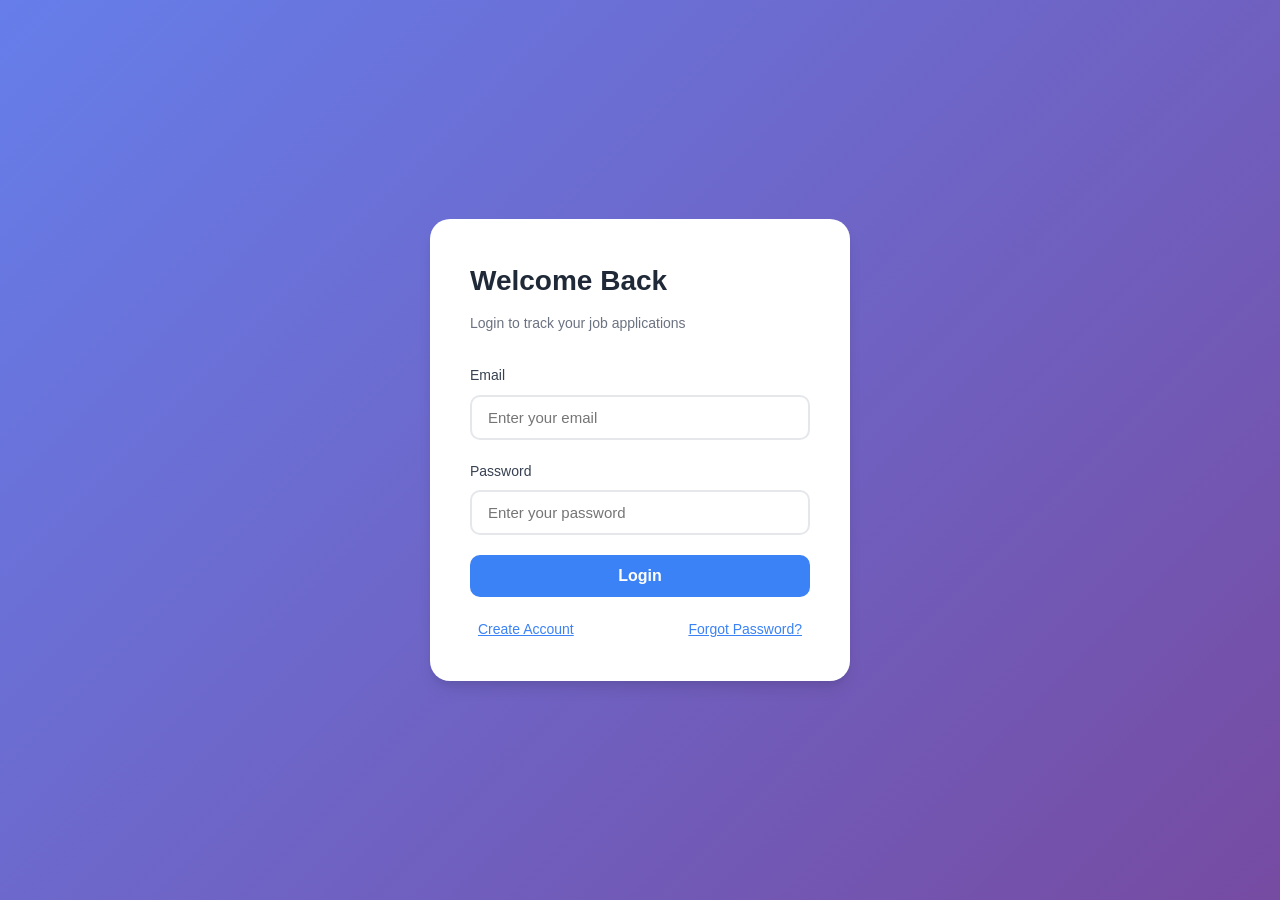
<file: index.html>
<!DOCTYPE html>
<html lang="en">
<head>
  <meta charset="UTF-8">
  <meta name="viewport" content="width=device-width, initial-scale=1.0">
  <title>Job Application Tracker</title>
  <link rel="stylesheet" href="style.css">
</head>
<body>
  <!-- Login Page -->
  <div class="page" id="loginPage">
    <div class="auth-container">
      <div class="auth-card">
        <h2>Welcome Back</h2>
        <p class="subtitle">Login to track your job applications</p>
        <form id="loginForm" onsubmit="event.preventDefault(); login();">
          <div class="input-group">
            <label for="loginEmail">Email</label>
            <input type="email" id="loginEmail" placeholder="Enter your email" required>
          </div>
          <div class="input-group">
            <label for="loginPassword">Password</label>
            <input type="password" id="loginPassword" placeholder="Enter your password" required>
          </div>
          <button type="submit" class="btn btn-primary">Login</button>
          <div class="auth-links">
            <button type="button" class="btn-link" onclick="showSignup()">Create Account</button>
            <button type="button" class="btn-link" onclick="forgotPassword()">Forgot Password?</button>
          </div>
        </form>
      </div>
    </div>
  </div>

  <!-- Signup Page -->
  <div class="page" id="signupPage" style="display:none;">
    <div class="auth-container">
      <div class="auth-card">
        <h2>Create Account</h2>
        <p class="subtitle">Start tracking your job applications</p>
        <form id="signupForm" onsubmit="event.preventDefault(); register();">
          <div class="input-group">
            <label for="signupEmail">Email</label>
            <input type="email" id="signupEmail" placeholder="Enter your email" required>
          </div>
          <div class="input-group">
            <label for="signupPassword">Password</label>
            <input type="password" id="signupPassword" placeholder="Create a password (min 6 characters)" required>
          </div>
          <button type="submit" class="btn btn-primary">Register</button>
          <div class="auth-links">
            <button type="button" class="btn-link" onclick="showLogin()">Back to Login</button>
          </div>
        </form>
      </div>
    </div>
  </div>

  <!-- Main Dashboard -->
  <div class="page" id="mainMenu" style="display:none;">
    <header class="header">
      <div class="header-content">
        <h1>Job Application Tracker</h1>
        <div class="user-info">
          <div class="user-avatar">
            <span id="userInitial">U</span>
          </div>
          <div class="user-details">
            <span class="user-email" id="userEmailDisplay">user@example.com</span>
            <button class="btn-link btn-small" onclick="logout()">Logout</button>
          </div>
        </div>
      </div>
    </header>

    <main class="main-content">
      <!-- Stats Section -->
      <section class="stats-section">
        <div class="stat-card">
          <div class="stat-icon stat-total">📊</div>
          <div class="stat-info">
            <h3 id="totalJobs">0</h3>
            <p>Total Applications</p>
          </div>
        </div>
        <div class="stat-card">
          <div class="stat-icon stat-applied">📝</div>
          <div class="stat-info">
            <h3 id="appliedCount">0</h3>
            <p>Applied</p>
          </div>
        </div>
        <div class="stat-card">
          <div class="stat-icon stat-interview">💼</div>
          <div class="stat-info">
            <h3 id="interviewCount">0</h3>
            <p>Interview</p>
          </div>
        </div>
        <div class="stat-card">
          <div class="stat-icon stat-offer">🎉</div>
          <div class="stat-info">
            <h3 id="offerCount">0</h3>
            <p>Offers</p>
          </div>
        </div>
        <div class="stat-card">
          <div class="stat-icon stat-rejected">❌</div>
          <div class="stat-info">
            <h3 id="rejectedCount">0</h3>
            <p>Rejected</p>
          </div>
        </div>
      </section>

      <!-- Actions Section -->
      <section class="actions-section">
        <button class="btn btn-primary btn-large" onclick="showAddForm()">
          <span>➕</span> Add New Application
        </button>
        <button class="btn btn-secondary" onclick="refreshApplications()">
          <span>🔄</span> Refresh
        </button>
      </section>

      <!-- Applications List -->
      <section class="applications-section">
        <h2>Your Applications</h2>
        <div id="applicationsList" class="applications-grid">
          <div class="empty-state" id="emptyState">
            <p>No applications yet. Click "Add New Application" to get started!</p>
          </div>
        </div>
      </section>
    </main>
  </div>

  <!-- Add/Edit Application Modal -->
  <div class="modal" id="applicationModal" style="display:none;">
    <div class="modal-content">
      <div class="modal-header">
        <h2 id="modalTitle">Add New Application</h2>
        <button class="modal-close" onclick="closeModal()">&times;</button>
      </div>
      <form id="applicationForm" onsubmit="event.preventDefault(); saveApplication();">
        <div class="form-group">
          <label for="jobPosition">Job Position *</label>
          <input type="text" id="jobPosition" placeholder="e.g., Software Engineer" required>
        </div>
        <div class="form-group">
          <label for="jobCompany">Company Name *</label>
          <input type="text" id="jobCompany" placeholder="e.g., Google" required>
        </div>
        <div class="form-group">
          <label for="jobDate">Applied Date *</label>
          <input type="date" id="jobDate" required>
        </div>
        <div class="form-group">
          <label for="jobStatus">Status *</label>
          <select id="jobStatus" required>
            <option value="Applied">Applied</option>
            <option value="Interview">Interview</option>
            <option value="Offer">Offer</option>
            <option value="Rejected">Rejected</option>
          </select>
        </div>
        <div class="modal-actions">
          <button type="button" class="btn btn-secondary" onclick="closeModal()">Cancel</button>
          <button type="submit" class="btn btn-primary">Save Application</button>
        </div>
      </form>
    </div>
  </div>

  <!-- Loading Overlay -->
  <div class="loading-overlay" id="loadingOverlay" style="display:none;">
    <div class="spinner"></div>
  </div>

  <!-- Toast Notification -->
  <div class="toast" id="toast"></div>

  <script src="script.js"></script>
</body>
</html>
</file>
<file: style.css>
/* Reset and Base Styles */
* {
  margin: 0;
  padding: 0;
  box-sizing: border-box;
}

:root {
  --primary-color: #3b82f6;
  --primary-hover: #2563eb;
  --secondary-color: #6b7280;
  --success-color: #10b981;
  --warning-color: #f59e0b;
  --danger-color: #ef4444;
  --bg-gradient: linear-gradient(135deg, #667eea 0%, #764ba2 100%);
  --card-shadow: 0 4px 6px -1px rgba(0, 0, 0, 0.1), 0 2px 4px -1px rgba(0, 0, 0, 0.06);
  --card-shadow-hover: 0 10px 15px -3px rgba(0, 0, 0, 0.1), 0 4px 6px -2px rgba(0, 0, 0, 0.05);
}

body {
  font-family: 'Segoe UI', Tahoma, Geneva, Verdana, sans-serif;
  background: var(--bg-gradient);
  min-height: 100vh;
  color: #333;
  line-height: 1.6;
}

/* Page Container */
.page {
  min-height: 100vh;
  display: flex;
  flex-direction: column;
}

/* Auth Pages */
.auth-container {
  display: flex;
  align-items: center;
  justify-content: center;
  min-height: 100vh;
  padding: 20px;
}

.auth-card {
  background: white;
  padding: 40px;
  border-radius: 20px;
  box-shadow: var(--card-shadow-hover);
  width: 100%;
  max-width: 420px;
  animation: slideUp 0.3s ease-out;
}

@keyframes slideUp {
  from {
    opacity: 0;
    transform: translateY(20px);
  }
  to {
    opacity: 1;
    transform: translateY(0);
  }
}

.auth-card h2 {
  color: #1f2937;
  margin-bottom: 8px;
  font-size: 28px;
}

.subtitle {
  color: #6b7280;
  margin-bottom: 30px;
  font-size: 14px;
}

/* Input Groups */
.input-group {
  margin-bottom: 20px;
  text-align: left;
}

.input-group label {
  display: block;
  margin-bottom: 8px;
  color: #374151;
  font-weight: 500;
  font-size: 14px;
}

.input-group input,
.form-group input,
.form-group select {
  width: 100%;
  padding: 12px 16px;
  border: 2px solid #e5e7eb;
  border-radius: 10px;
  font-size: 15px;
  transition: all 0.3s ease;
  outline: none;
}

.input-group input:focus,
.form-group input:focus,
.form-group select:focus {
  border-color: var(--primary-color);
  box-shadow: 0 0 0 3px rgba(59, 130, 246, 0.1);
}

/* Buttons */
.btn {
  width: 100%;
  padding: 12px 24px;
  border: none;
  border-radius: 10px;
  font-size: 16px;
  font-weight: 600;
  cursor: pointer;
  transition: all 0.3s ease;
  display: inline-flex;
  align-items: center;
  justify-content: center;
  gap: 8px;
}

.btn-primary {
  background-color: var(--primary-color);
  color: white;
}

.btn-primary:hover {
  background-color: var(--primary-hover);
  transform: translateY(-2px);
  box-shadow: 0 4px 12px rgba(59, 130, 246, 0.4);
}

.btn-secondary {
  background-color: #e5e7eb;
  color: #374151;
}

.btn-secondary:hover {
  background-color: #d1d5db;
}

.btn-large {
  padding: 16px 32px;
  font-size: 18px;
}

.btn-link {
  background: none;
  border: none;
  color: var(--primary-color);
  cursor: pointer;
  font-size: 14px;
  padding: 4px 8px;
  text-decoration: underline;
}

.btn-link:hover {
  color: var(--primary-hover);
}

.btn-small {
  font-size: 12px;
}

.auth-links {
  margin-top: 20px;
  display: flex;
  justify-content: space-between;
  gap: 10px;
}

/* Header */
.header {
  background: white;
  box-shadow: var(--card-shadow);
  padding: 20px 0;
  position: sticky;
  top: 0;
  z-index: 100;
}

.header-content {
  max-width: 1200px;
  margin: 0 auto;
  padding: 0 20px;
  display: flex;
  justify-content: space-between;
  align-items: center;
  flex-wrap: wrap;
  gap: 20px;
}

.header h1 {
  color: #1f2937;
  font-size: 24px;
}

.user-info {
  display: flex;
  align-items: center;
  gap: 12px;
}

.user-avatar {
  width: 45px;
  height: 45px;
  border-radius: 50%;
  background: var(--bg-gradient);
  display: flex;
  align-items: center;
  justify-content: center;
  color: white;
  font-weight: bold;
  font-size: 18px;
}

.user-details {
  display: flex;
  flex-direction: column;
  gap: 4px;
}

.user-email {
  font-size: 14px;
  color: #6b7280;
  font-weight: 500;
}

/* Main Content */
.main-content {
  max-width: 1200px;
  margin: 0 auto;
  padding: 30px 20px;
  width: 100%;
}

/* Stats Section */
.stats-section {
  display: grid;
  grid-template-columns: repeat(auto-fit, minmax(180px, 1fr));
  gap: 20px;
  margin-bottom: 30px;
}

.stat-card {
  background: white;
  padding: 20px;
  border-radius: 15px;
  box-shadow: var(--card-shadow);
  display: flex;
  align-items: center;
  gap: 15px;
  transition: transform 0.3s ease, box-shadow 0.3s ease;
}

.stat-card:hover {
  transform: translateY(-4px);
  box-shadow: var(--card-shadow-hover);
}

.stat-icon {
  font-size: 32px;
  width: 50px;
  height: 50px;
  display: flex;
  align-items: center;
  justify-content: center;
  border-radius: 12px;
}

.stat-total { background: #dbeafe; }
.stat-applied { background: #fef3c7; }
.stat-interview { background: #ddd6fe; }
.stat-offer { background: #d1fae5; }
.stat-rejected { background: #fee2e2; }

.stat-info h3 {
  font-size: 28px;
  color: #1f2937;
  margin-bottom: 4px;
}

.stat-info p {
  font-size: 13px;
  color: #6b7280;
}

/* Actions Section */
.actions-section {
  display: flex;
  gap: 15px;
  margin-bottom: 30px;
  flex-wrap: wrap;
}

.actions-section .btn {
  width: auto;
  flex: 1;
  min-width: 150px;
}

/* Applications Section */
.applications-section h2 {
  color: white;
  margin-bottom: 20px;
  font-size: 24px;
}

.applications-grid {
  display: grid;
  grid-template-columns: repeat(auto-fill, minmax(300px, 1fr));
  gap: 20px;
}

.job-card {
  background: white;
  padding: 24px;
  border-radius: 15px;
  box-shadow: var(--card-shadow);
  transition: all 0.3s ease;
  position: relative;
  overflow: hidden;
}

.job-card:hover {
  transform: translateY(-4px);
  box-shadow: var(--card-shadow-hover);
}

.job-card::before {
  content: '';
  position: absolute;
  top: 0;
  left: 0;
  right: 0;
  height: 4px;
  background: var(--primary-color);
}

.job-card.status-applied::before { background: #f59e0b; }
.job-card.status-interview::before { background: #8b5cf6; }
.job-card.status-offer::before { background: #10b981; }
.job-card.status-rejected::before { background: #ef4444; }

.job-header {
  display: flex;
  justify-content: space-between;
  align-items: start;
  margin-bottom: 16px;
}

.job-title {
  font-size: 20px;
  font-weight: 600;
  color: #1f2937;
  margin-bottom: 4px;
}

.job-company {
  font-size: 16px;
  color: #6b7280;
}

.status-badge {
  padding: 6px 12px;
  border-radius: 20px;
  font-size: 12px;
  font-weight: 600;
  text-transform: uppercase;
}

.status-badge.applied { background: #fef3c7; color: #92400e; }
.status-badge.interview { background: #ddd6fe; color: #5b21b6; }
.status-badge.offer { background: #d1fae5; color: #065f46; }
.status-badge.rejected { background: #fee2e2; color: #991b1b; }

.job-date {
  color: #9ca3af;
  font-size: 14px;
  margin-bottom: 16px;
}

.job-actions {
  display: flex;
  gap: 8px;
  margin-top: 16px;
}

.job-actions button {
  flex: 1;
  padding: 8px 16px;
  font-size: 13px;
}

.btn-edit {
  background: #f3f4f6;
  color: #374151;
}

.btn-edit:hover {
  background: #e5e7eb;
}

.btn-delete {
  background: #fee2e2;
  color: #991b1b;
}

.btn-delete:hover {
  background: #fecaca;
}

.empty-state {
  grid-column: 1 / -1;
  text-align: center;
  padding: 60px 20px;
  background: white;
  border-radius: 15px;
  box-shadow: var(--card-shadow);
}

.empty-state p {
  color: #6b7280;
  font-size: 16px;
}

/* Modal */
.modal {
  position: fixed;
  top: 0;
  left: 0;
  right: 0;
  bottom: 0;
  background: rgba(0, 0, 0, 0.5);
  display: flex;
  align-items: center;
  justify-content: center;
  z-index: 1000;
  padding: 20px;
  animation: fadeIn 0.3s ease;
}

@keyframes fadeIn {
  from { opacity: 0; }
  to { opacity: 1; }
}

.modal-content {
  background: white;
  border-radius: 20px;
  width: 100%;
  max-width: 500px;
  max-height: 90vh;
  overflow-y: auto;
  animation: slideUp 0.3s ease-out;
}

.modal-header {
  display: flex;
  justify-content: space-between;
  align-items: center;
  padding: 24px;
  border-bottom: 1px solid #e5e7eb;
}

.modal-header h2 {
  color: #1f2937;
  font-size: 24px;
}

.modal-close {
  background: none;
  border: none;
  font-size: 32px;
  color: #6b7280;
  cursor: pointer;
  line-height: 1;
  padding: 0;
  width: 32px;
  height: 32px;
  display: flex;
  align-items: center;
  justify-content: center;
  border-radius: 50%;
  transition: all 0.3s ease;
}

.modal-close:hover {
  background: #f3f4f6;
  color: #1f2937;
}

#applicationForm {
  padding: 24px;
}

.form-group {
  margin-bottom: 20px;
  text-align: left;
}

.form-group label {
  display: block;
  margin-bottom: 8px;
  color: #374151;
  font-weight: 500;
  font-size: 14px;
}

.modal-actions {
  display: flex;
  gap: 12px;
  margin-top: 24px;
}

.modal-actions .btn {
  flex: 1;
}

/* Loading Overlay */
.loading-overlay {
  position: fixed;
  top: 0;
  left: 0;
  right: 0;
  bottom: 0;
  background: rgba(0, 0, 0, 0.5);
  display: flex;
  align-items: center;
  justify-content: center;
  z-index: 2000;
}

.spinner {
  width: 50px;
  height: 50px;
  border: 4px solid rgba(255, 255, 255, 0.3);
  border-top-color: white;
  border-radius: 50%;
  animation: spin 0.8s linear infinite;
}

@keyframes spin {
  to { transform: rotate(360deg); }
}

/* Toast Notification */
.toast {
  position: fixed;
  bottom: 20px;
  right: 20px;
  background: #1f2937;
  color: white;
  padding: 16px 24px;
  border-radius: 10px;
  box-shadow: var(--card-shadow-hover);
  z-index: 3000;
  transform: translateX(400px);
  transition: transform 0.3s ease;
  max-width: 400px;
}

.toast.show {
  transform: translateX(0);
}

.toast.success {
  background: var(--success-color);
}

.toast.error {
  background: var(--danger-color);
}

/* Responsive Design */
@media (max-width: 768px) {
  .auth-card {
    padding: 30px 20px;
  }

  .header-content {
    flex-direction: column;
    align-items: flex-start;
  }

  .stats-section {
    grid-template-columns: repeat(2, 1fr);
  }

  .applications-grid {
    grid-template-columns: 1fr;
  }

  .actions-section {
    flex-direction: column;
  }

  .actions-section .btn {
    width: 100%;
  }

  .modal-content {
    margin: 10px;
    max-width: calc(100% - 20px);
  }

  .toast {
    right: 10px;
    left: 10px;
    max-width: calc(100% - 20px);
  }
}

@media (max-width: 480px) {
  .stats-section {
    grid-template-columns: 1fr;
  }

  .stat-card {
    padding: 16px;
  }

  .job-card {
    padding: 20px;
  }
}
</file>
<file: frontend/style.css>
/* Reset and Base Styles */
* {
  margin: 0;
  padding: 0;
  box-sizing: border-box;
}

:root {
  --primary-color: #3b82f6;
  --primary-hover: #2563eb;
  --secondary-color: #6b7280;
  --success-color: #10b981;
  --warning-color: #f59e0b;
  --danger-color: #ef4444;
  --bg-gradient: linear-gradient(135deg, #667eea 0%, #764ba2 100%);
  --card-shadow: 0 4px 6px -1px rgba(0, 0, 0, 0.1), 0 2px 4px -1px rgba(0, 0, 0, 0.06);
  --card-shadow-hover: 0 10px 15px -3px rgba(0, 0, 0, 0.1), 0 4px 6px -2px rgba(0, 0, 0, 0.05);
}

body {
  font-family: 'Segoe UI', Tahoma, Geneva, Verdana, sans-serif;
  background: var(--bg-gradient);
  min-height: 100vh;
  color: #333;
  line-height: 1.6;
}

/* Page Container */
.page {
  min-height: 100vh;
  display: flex;
  flex-direction: column;
}

/* Auth Pages */
.auth-container {
  display: flex;
  align-items: center;
  justify-content: center;
  min-height: 100vh;
  padding: 20px;
}

.auth-card {
  background: white;
  padding: 40px;
  border-radius: 20px;
  box-shadow: var(--card-shadow-hover);
  width: 100%;
  max-width: 420px;
  animation: slideUp 0.3s ease-out;
}

@keyframes slideUp {
  from {
    opacity: 0;
    transform: translateY(20px);
  }

  to {
    opacity: 1;
    transform: translateY(0);
  }
}

.auth-card h2 {
  color: #1f2937;
  margin-bottom: 8px;
  font-size: 28px;
}

.subtitle {
  color: #6b7280;
  margin-bottom: 30px;
  font-size: 14px;
}

/* Input Groups */
.input-group {
  margin-bottom: 20px;
  text-align: left;
}

.input-group label {
  display: block;
  margin-bottom: 8px;
  color: #374151;
  font-weight: 500;
  font-size: 14px;
}

.input-group input,
.form-group input,
.form-group select {
  width: 100%;
  padding: 12px 16px;
  border: 2px solid #e5e7eb;
  border-radius: 10px;
  font-size: 15px;
  transition: all 0.3s ease;
  outline: none;
}

.input-group input:focus,
.form-group input:focus,
.form-group select:focus {
  border-color: var(--primary-color);
  box-shadow: 0 0 0 3px rgba(59, 130, 246, 0.1);
}

/* Buttons */
.btn {
  width: 100%;
  padding: 12px 24px;
  border: none;
  border-radius: 10px;
  font-size: 16px;
  font-weight: 600;
  cursor: pointer;
  transition: all 0.3s ease;
  display: inline-flex;
  align-items: center;
  justify-content: center;
  gap: 8px;
}

.btn-primary {
  background-color: var(--primary-color);
  color: white;
}

.btn-primary:hover {
  background-color: var(--primary-hover);
  transform: translateY(-2px);
  box-shadow: 0 4px 12px rgba(59, 130, 246, 0.4);
}

.btn-secondary {
  background-color: #e5e7eb;
  color: #374151;
}

.btn-secondary:hover {
  background-color: #d1d5db;
}

.btn-large {
  padding: 16px 32px;
  font-size: 18px;
}

.btn-link {
  background: none;
  border: none;
  color: var(--primary-color);
  cursor: pointer;
  font-size: 14px;
  padding: 4px 8px;
  text-decoration: underline;
}

.btn-link:hover {
  color: var(--primary-hover);
}

.btn-small {
  font-size: 12px;
}

.auth-links {
  margin-top: 20px;
  display: flex;
  justify-content: space-between;
  gap: 10px;
}

/* Header */
.header {
  background: white;
  box-shadow: var(--card-shadow);
  padding: 20px 0;
  position: sticky;
  top: 0;
  z-index: 100;
}

.header-content {
  max-width: 1200px;
  margin: 0 auto;
  padding: 0 20px;
  display: flex;
  justify-content: space-between;
  align-items: center;
  flex-wrap: wrap;
  gap: 20px;
}

.header h1 {
  color: #1f2937;
  font-size: 24px;
}

.user-info {
  display: flex;
  align-items: center;
  gap: 12px;
}

.user-avatar {
  width: 45px;
  height: 45px;
  border-radius: 50%;
  background: var(--bg-gradient);
  display: flex;
  align-items: center;
  justify-content: center;
  color: white;
  font-weight: bold;
  font-size: 18px;
}

.user-details {
  display: flex;
  flex-direction: column;
  gap: 4px;
}

.user-email {
  font-size: 14px;
  color: #6b7280;
  font-weight: 500;
}

/* Main Content */
.main-content {
  max-width: 1200px;
  margin: 0 auto;
  padding: 30px 20px;
  width: 100%;
}

/* Stats Section */
.stats-section {
  display: grid;
  grid-template-columns: repeat(auto-fit, minmax(180px, 1fr));
  gap: 20px;
  margin-bottom: 30px;
}

.stat-card {
  background: white;
  padding: 20px;
  border-radius: 15px;
  box-shadow: var(--card-shadow);
  display: flex;
  align-items: center;
  gap: 15px;
  transition: transform 0.3s ease, box-shadow 0.3s ease;
}

.stat-card:hover {
  transform: translateY(-4px);
  box-shadow: var(--card-shadow-hover);
}

.stat-icon {
  font-size: 32px;
  width: 50px;
  height: 50px;
  display: flex;
  align-items: center;
  justify-content: center;
  border-radius: 12px;
}

.stat-total {
  background: #dbeafe;
}

.stat-applied {
  background: #fef3c7;
}

.stat-interview {
  background: #ddd6fe;
}

.stat-offer {
  background: #d1fae5;
}

.stat-rejected {
  background: #fee2e2;
}

.stat-info h3 {
  font-size: 28px;
  color: #1f2937;
  margin-bottom: 4px;
}

.stat-info p {
  font-size: 13px;
  color: #6b7280;
}

/* Actions Section */
.actions-section {
  display: flex;
  gap: 15px;
  margin-bottom: 30px;
  flex-wrap: wrap;
}

.actions-section .btn {
  width: auto;
  flex: 1;
  min-width: 150px;
}

/* Applications Section */
.applications-section h2 {
  color: white;
  margin-bottom: 20px;
  font-size: 24px;
}

.applications-grid {
  display: grid;
  grid-template-columns: repeat(auto-fill, minmax(300px, 1fr));
  gap: 20px;
}

.job-card {
  background: white;
  padding: 24px;
  border-radius: 15px;
  box-shadow: var(--card-shadow);
  transition: all 0.3s ease;
  position: relative;
  overflow: hidden;
}

.job-card:hover {
  transform: translateY(-4px);
  box-shadow: var(--card-shadow-hover);
}

.job-card::before {
  content: '';
  position: absolute;
  top: 0;
  left: 0;
  right: 0;
  height: 4px;
  background: var(--primary-color);
}

.job-card.status-applied::before {
  background: #f59e0b;
}

.job-card.status-interview::before {
  background: #8b5cf6;
}

.job-card.status-offer::before {
  background: #10b981;
}

.job-card.status-rejected::before {
  background: #ef4444;
}

.job-header {
  display: flex;
  justify-content: space-between;
  align-items: start;
  margin-bottom: 16px;
}

.job-title {
  font-size: 20px;
  font-weight: 600;
  color: #1f2937;
  margin-bottom: 4px;
}

.job-company {
  font-size: 16px;
  color: #6b7280;
}

.status-badge {
  padding: 6px 12px;
  border-radius: 20px;
  font-size: 12px;
  font-weight: 600;
  text-transform: uppercase;
}

.status-badge.applied {
  background: #fef3c7;
  color: #92400e;
}

.status-badge.interview {
  background: #ddd6fe;
  color: #5b21b6;
}

.status-badge.offer {
  background: #d1fae5;
  color: #065f46;
}

.status-badge.rejected {
  background: #fee2e2;
  color: #991b1b;
}

.job-date {
  color: #9ca3af;
  font-size: 14px;
  margin-bottom: 16px;
}

.job-actions {
  display: flex;
  gap: 8px;
  margin-top: 16px;
}

.job-actions button {
  flex: 1;
  padding: 8px 16px;
  font-size: 13px;
}

.btn-edit {
  background: #f3f4f6;
  color: #374151;
}

.btn-edit:hover {
  background: #e5e7eb;
}

.btn-delete {
  background: #fee2e2;
  color: #991b1b;
}

.btn-delete:hover {
  background: #fecaca;
}

.empty-state {
  grid-column: 1 / -1;
  text-align: center;
  padding: 60px 20px;
  background: white;
  border-radius: 15px;
  box-shadow: var(--card-shadow);
}

.empty-state p {
  color: #6b7280;
  font-size: 16px;
}

/* Modal */
.modal {
  position: fixed;
  top: 0;
  left: 0;
  right: 0;
  bottom: 0;
  background: rgba(0, 0, 0, 0.5);
  display: flex;
  align-items: center;
  justify-content: center;
  z-index: 1000;
  padding: 20px;
  animation: fadeIn 0.3s ease;
}

@keyframes fadeIn {
  from {
    opacity: 0;
  }

  to {
    opacity: 1;
  }
}

.modal-content {
  background: white;
  border-radius: 20px;
  width: 100%;
  max-width: 500px;
  max-height: 90vh;
  overflow-y: auto;
  animation: slideUp 0.3s ease-out;
}

.modal-header {
  display: flex;
  justify-content: space-between;
  align-items: center;
  padding: 24px;
  border-bottom: 1px solid #e5e7eb;
}

.modal-header h2 {
  color: #1f2937;
  font-size: 24px;
}

.modal-close {
  background: none;
  border: none;
  font-size: 32px;
  color: #6b7280;
  cursor: pointer;
  line-height: 1;
  padding: 0;
  width: 32px;
  height: 32px;
  display: flex;
  align-items: center;
  justify-content: center;
  border-radius: 50%;
  transition: all 0.3s ease;
}

.modal-close:hover {
  background: #f3f4f6;
  color: #1f2937;
}

#applicationForm {
  padding: 24px;
}

.form-group {
  margin-bottom: 20px;
  text-align: left;
}

.form-group label {
  display: block;
  margin-bottom: 8px;
  color: #374151;
  font-weight: 500;
  font-size: 14px;
}

.modal-actions {
  display: flex;
  gap: 12px;
  margin-top: 24px;
}

.modal-actions .btn {
  flex: 1;
}

/* Loading Overlay */
.loading-overlay {
  position: fixed;
  top: 0;
  left: 0;
  right: 0;
  bottom: 0;
  background: rgba(0, 0, 0, 0.5);
  display: flex;
  align-items: center;
  justify-content: center;
  z-index: 2000;
}

.spinner {
  width: 50px;
  height: 50px;
  border: 4px solid rgba(255, 255, 255, 0.3);
  border-top-color: white;
  border-radius: 50%;
  animation: spin 0.8s linear infinite;
}

@keyframes spin {
  to {
    transform: rotate(360deg);
  }
}

/* Toast Notification */
.toast {
  position: fixed;
  bottom: 20px;
  right: 20px;
  background: #1f2937;
  color: white;
  padding: 16px 24px;
  border-radius: 10px;
  box-shadow: var(--card-shadow-hover);
  z-index: 3000;
  transform: translateX(400px);
  transition: transform 0.3s ease;
  max-width: 400px;
}

.toast.show {
  transform: translateX(0);
}

.toast.success {
  background: var(--success-color);
}

.toast.error {
  background: var(--danger-color);
}

/* Responsive Design */
@media (max-width: 768px) {
  .auth-card {
    padding: 30px 20px;
  }

  .header-content {
    flex-direction: column;
    align-items: flex-start;
  }

  .stats-section {
    grid-template-columns: repeat(2, 1fr);
  }

  .applications-grid {
    grid-template-columns: 1fr;
  }

  .actions-section {
    flex-direction: column;
  }

  .actions-section .btn {
    width: 100%;
  }

  .modal-content {
    margin: 10px;
    max-width: calc(100% - 20px);
  }

  .toast {
    right: 10px;
    left: 10px;
    max-width: calc(100% - 20px);
  }
}

@media (max-width: 480px) {
  .stats-section {
    grid-template-columns: 1fr;
  }

  .stat-card {
    padding: 16px;
  }

  .job-card {
    padding: 20px;
  }
}
</file>
